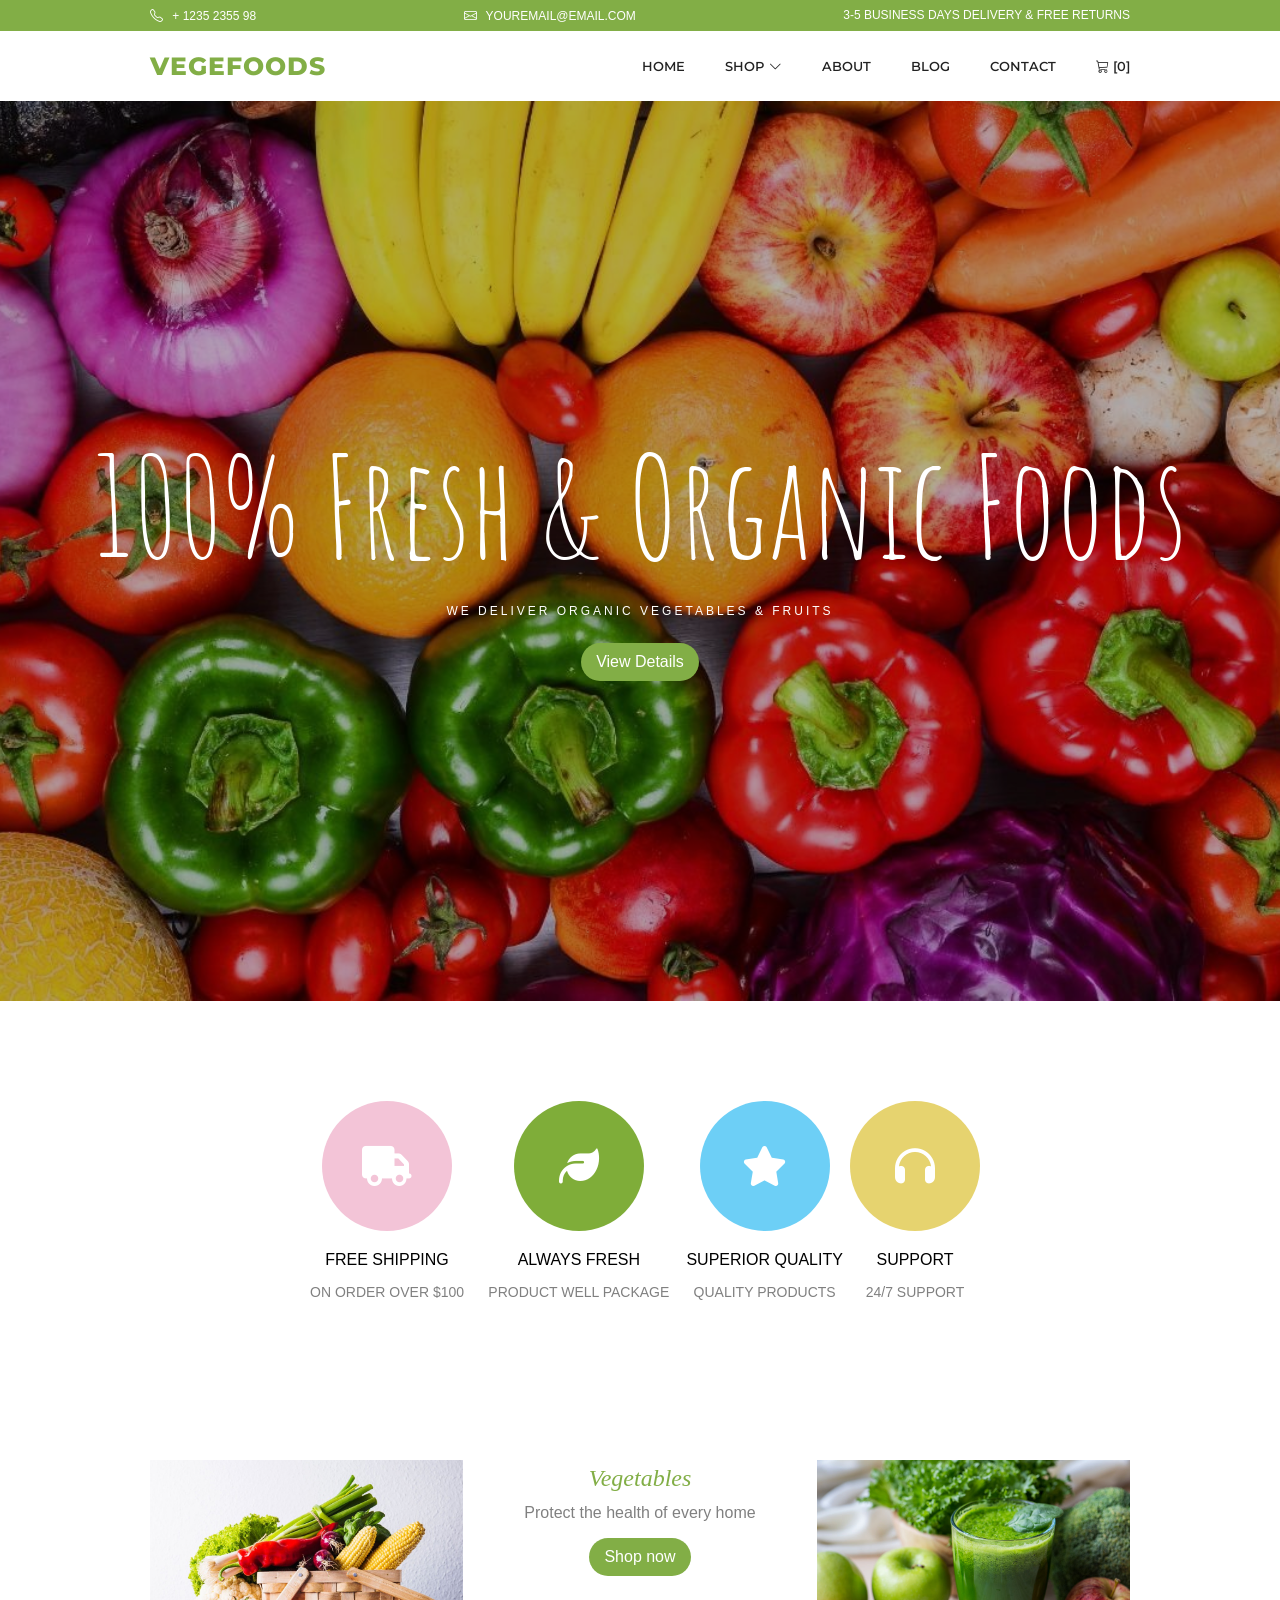
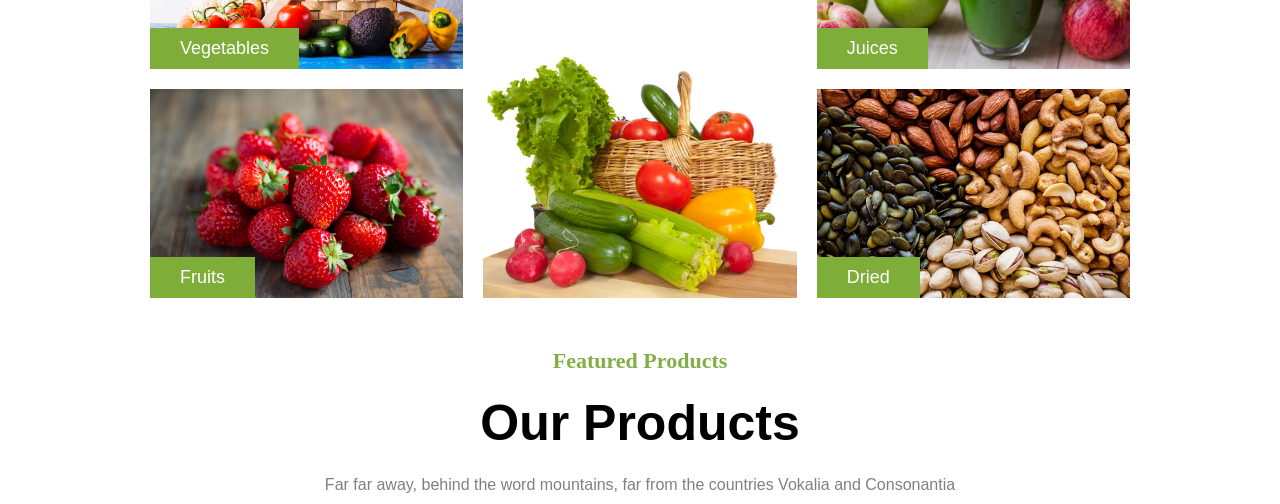
<file: Projects/Project 1/index.html>
<!DOCTYPE html>
<html>

<head>
    <meta charset="UTF-8">
    <title>Vegefoods</title>
    <link href="https://fonts.googleapis.com/css2?family=Montserrat:wght@400;600;700;800&display=swap" rel="stylesheet">
    <link href="https://fonts.googleapis.com/css2?family=Amatic+SC:wght@400;700&display=swap" rel="stylesheet">
    <link rel="stylesheet" href="https://cdnjs.cloudflare.com/ajax/libs/font-awesome/6.5.0/css/all.min.css">
    <link rel="stylesheet" href="https://cdn.jsdelivr.net/npm/bootstrap-icons@1.11.3/font/bootstrap-icons.css">
    <link rel="stylesheet" href="style.css">
</head>

<body>

    <!-- Top Bar -->
    <div class="bar1">
        <span><i class="bi bi-telephone"></i> + 1235 2355 98</span>
        <span><i class="bi bi-envelope"></i> YOUREMAIL@EMAIL.COM</span>
        <span>3-5 BUSINESS DAYS DELIVERY & FREE RETURNS</span>
    </div>

    <!-- Navbar -->
    <div class="bar2">
        <a class="logo" href="#">VEGEFOODS</a>

        <div class="nav-links">

            <a href="#">HOME</a>

            <div class="dropdown">
                <a href="#">SHOP <i class="bi bi-chevron-down"></i></a>

                <div class="dropdown-menu">
                    <a href="#">Shop</a>
                    <a href="#">Wishlist</a>
                    <a href="#">Single Product</a>
                    <a href="#">Cart</a>
                    <a href="#">Checkout</a>
                </div>
            </div>

            <a href="#">ABOUT</a>
            <a href="#">BLOG</a>
            <a href="#">CONTACT</a>
            <a href="#"><i class="bi bi-cart3"></i> [0]</a>

        </div>
    </div>

    <!-- Hero Section -->
    <div class="hero">
        <div class="overlay"></div>

        <div class="hero-content">
            <h1>100% Fresh & Organic Foods</h1>
            <p>We deliver organic vegetables & fruits</p>
            <a href="#" class="btn">View Details</a>
        </div>
    </div>



    <section class="features">

        <div class="feature">
            <div class="icon pink">
                <i class="fa-solid fa-truck"></i>
            </div>
            <h4>FREE SHIPPING</h4>
            <p>ON ORDER OVER $100</p>
        </div>

        <div class="feature">
            <div class="icon green">
                <i class="fa-solid fa-leaf"></i>
            </div>
            <h4>ALWAYS FRESH</h4>
            <p>PRODUCT WELL PACKAGE</p>
        </div>

        <div class="feature">
            <div class="icon blue">
                <i class="fa-solid fa-star"></i>
            </div>
            <h4>SUPERIOR QUALITY</h4>
            <p>QUALITY PRODUCTS</p>
        </div>

        <div class="feature">
            <div class="icon yellow">
                <i class="fa-solid fa-headphones"></i>
            </div>
            <h4>SUPPORT</h4>
            <p>24/7 SUPPORT</p>
        </div>

    </section>



    <section class="categories">
        <!-- left column -->
        <div class="column">
            <div class="item">
                <img src="category-1.jpg"> <span class="label">Vegetables</span>
            </div>
            <div class="item">
                <img src="category-2.jpg"> <span class="label">Fruits</span>
            </div>
        </div>
        <!-- center image -->
        <div class="item center">
            <div class="textt">
                <h2>Vegetables</h2>
                <p>Protect the health of every home</p>
                <a href="#" class="btn">Shop now</a>
            </div>
            <!-- <img src="categorykoidfjvi.jpg"> -->
        </div>
        <!-- right column -->
        <div class="column">
            <div class="item">
                <img src="category-3.jpg"> <span class="label">Juices</span>
            </div>
            <div class="item">
                <img src="category-4.jpg"> <span class="label">Dried</span>
            </div>
        </div>
    </section>




    <div class="fsio">
        <div class="fsio1">
            <h4>Featured Products</h4>
        </div>

        <div class="fsio2">
            <h1>Our Products</h1>
        </div>

        <div class="fsio3">
            <p>Far far away, behind the word mountains, far from the countries Vokalia and Consonantia</p>
        </div>
    </div>




    <!-- <div class="products">
        <div product>
            <img src="product-1.jpg"> <span class="label">BELL PEPPER</span>
        </div>

        <div product>

        </div>

        <div product>

        </div>

        <div product>

        </div>
    </div> -->



</body>

</html>
</file>
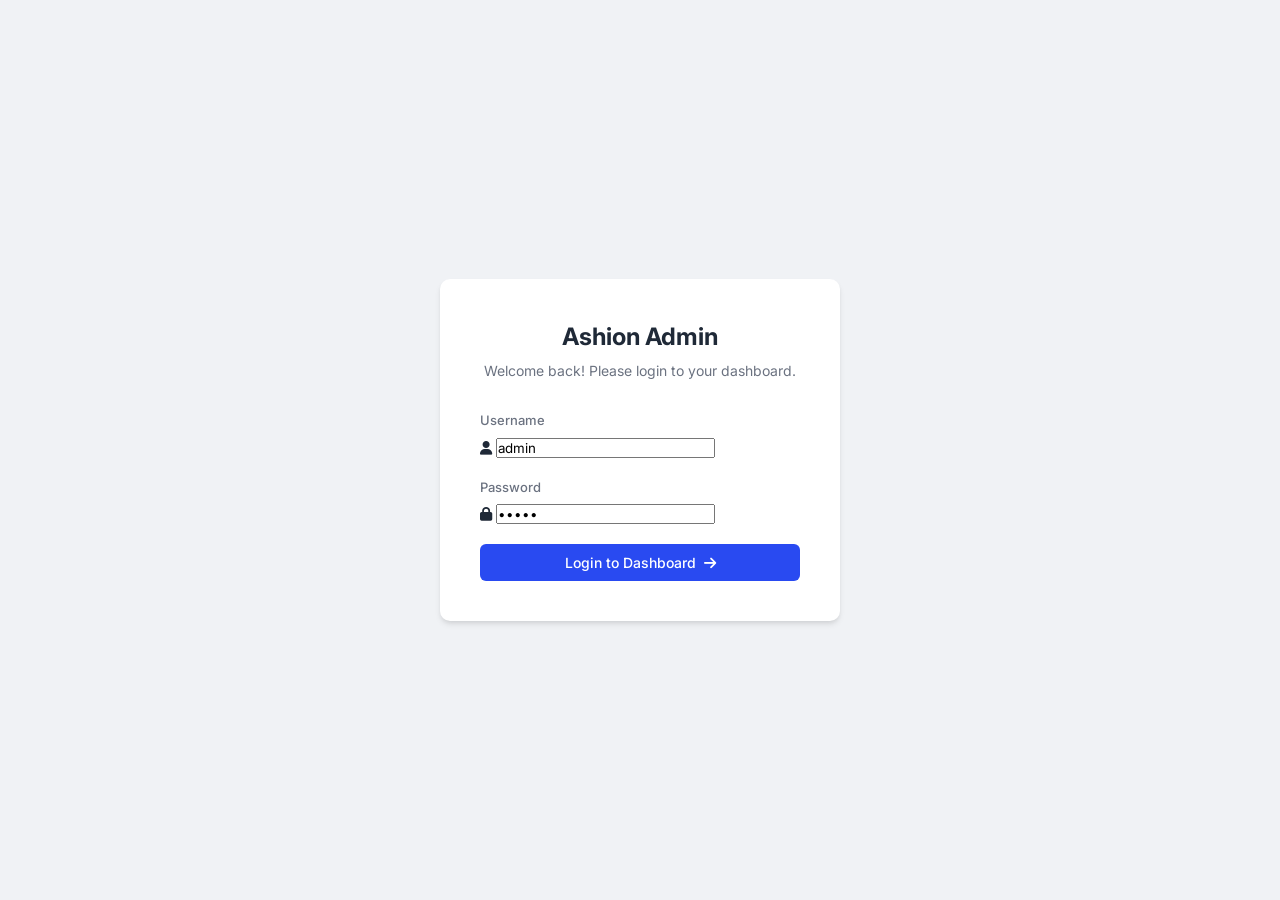
<file: Projects/Project 2/index1.html>
<!DOCTYPE html>
<html lang="en">

<head>
    <meta charset="UTF-8">
    <meta name="viewport" content="width=device-width, initial-scale=1.0">
    <title>Admin Login - Clothing Store</title>
    <!-- Google Fonts -->
    <link href="https://fonts.googleapis.com/css2?family=Montserrat:wght@300;400;500;600;700&display=swap"
        rel="stylesheet">
    <!-- Font Awesome -->
    <link rel="stylesheet" href="https://cdnjs.cloudflare.com/ajax/libs/font-awesome/6.4.0/css/all.min.css">
    <!-- Custom CSS -->
    <link rel="stylesheet" href="css/admin-style.css">
</head>

<body class="login-body">
    <div class="login-container">
        <div class="login-card">
            <div class="login-header">
                <h2>Ashion Admin</h2>
                <p>Welcome back! Please login to your dashboard.</p>
            </div>
            <form id="loginForm">
                <div class="form-group">
                    <label for="username">Username</label>
                    <div class="input-icon">
                        <i class="fa-solid fa-user"></i>
                        <input type="text" id="username" placeholder="admin" required value="admin">
                    </div>
                </div>
                <div class="form-group">
                    <label for="password">Password</label>
                    <div class="input-icon">
                        <i class="fa-solid fa-lock"></i>
                        <input type="password" id="password" placeholder="admin" required value="admin">
                    </div>
                </div>
                <div id="loginError" class="error-msg" style="display: none;">Invalid username or password.</div>
                <button type="submit" class="btn btn-primary btn-block">Login to Dashboard <i
                        class="fa-solid fa-arrow-right"></i></button>
            </form>
        </div>
    </div>

    <!-- Custom JS -->
    <script src="js/admin-main.js"></script>
</body>

</html>
</file>
<file: Projects/Project 1/style.css>
* {
    margin: 0;
    padding: 0;
    box-sizing: border-box;
}

a {
    text-decoration: none;
}

body {
    font-family: Arial, sans-serif;
}

/* Top Bar */

.bar1 {
    background-color: #82ae46;
    color: white;
    padding: 8px 150px;
    display: flex;
    justify-content: space-between;
    font-size: 12px;
}

/* Navbar */

.bar2 {
    background-color: white;
    padding: 20px 150px;
    display: flex;
    justify-content: space-between;
    align-items: center;

    position: sticky;
    top: 0;
    z-index: 1000;
}

.logo {
    font-family: 'Montserrat', sans-serif;
    font-size: 25px;
    font-weight: 800;
    letter-spacing: 1px;
    color: #82ae46;
    text-decoration: none;
    transition: 0.3s;
}

.logo:hover {
    color: black;
}

.nav-links {
    display: flex;
    align-items: center;
    gap: 40px;
}

.nav-links a {
    font-size: 13px;
    font-family: 'Montserrat', sans-serif;
    font-weight: 550;
    color: #222;
    transition: 0.3s;
}

.nav-links a:hover {
    color: #82ae46;
}

/* Hero Section */

.hero {
    position: relative;
    height: 100vh;
    background: url("fsio2.jpeg") center/cover no-repeat;
    display: flex;
    justify-content: center;
    align-items: center;
    text-align: center;
    color: white;
}

/* Overlay */
.overlay {
    position: absolute;
    width: 100%;
    height: 100%;
    background: rgba(0, 0, 0, 0.3);
    top: 0;
    left: 0;
}

/* Content */
.hero-content {
    position: relative;
    z-index: 2;
}

/* Main Title */
.hero-content h1 {
    font-family: 'Amatic SC', cursive;
    font-size: 140px;
    font-weight: 400;
    line-height: 1.2;
}

/* Sub Title */
.hero-content p {
    margin-top: 15px;
    font-size: 12px;
    letter-spacing: 3px;
    text-transform: uppercase;
}

/* Button */
.btn {
    display: inline-block;
    margin-top: 25px;
    padding: 10px 15px;
    background: #82ae46;
    color: white;
    text-decoration: none;
    border-radius: 150px;
    font-size: 16px;
    font-weight: 500;
    transition: 0.3s;
}

.btn:hover {
    color: #82ae46;
    background-color: transparent;
    border: 1px solid #82ae46;
}

.bar1 i {
    margin-right: 6px;
    font-size: 13px;
}

.dropdown {
    position: relative;
    display: flex;
    align-items: center;
}

.dropdown>a {
    display: flex;
    align-items: center;
    gap: 5px;
}

.dropdown-menu {
    position: absolute;
    top: 100%;
    left: 0;
    background: white;
    width: 190px;
    box-shadow: 0 8px 20px rgba(0, 0, 0, 0.08);
    display: none;
    flex-direction: column;
    padding: 10px 0;
    z-index: 999;
}

.dropdown-menu a {
    padding: 10px 20px;
    font-size: 13px;
    color: #222;
}

.dropdown-menu a:hover {
    background: #f5f5f5;
}

.dropdown:hover .dropdown-menu {
    display: flex;
}






.features {
    display: flex;
    justify-content: space-between;
    padding: 100px 300px;

}

.feature {
    text-align: center;
}

.icon {
    width: 130px;
    height: 130px;
    border-radius: 50%;
    display: flex;
    align-items: center;
    justify-content: center;
    font-size: 40px;
    color: white;
    margin: 0 auto 20px;
}

.pink {
    background: #f3c4d7;
}

.green {
    background: #7fad39;
}

.blue {
    background: #6dcff6;
}

.yellow {
    background: #e6d36f;
}

.feature h4 {
    font-size: 16px;
    margin-bottom: 5px;
    font-weight: 520;
}

.feature p {
    font-size: 14px;
    color: gray;
    padding: 10px;
}





.categories {
    display: flex;
    gap: 20px;
    padding: 50px 150px;
}

.column {
    display: flex;
    flex-direction: column;
    gap: 20px;
    flex: 1;
}

.center {
    flex: 1;
    background-image: url("category.jpg");
    background-size: cover;
    background-position: center;
    background-repeat: no-repeat;

}

.item {
    position: relative;
}

.item img {
    width: 100%;
    height: 100%;
    object-fit: cover;
    display: block;
}

.label {
    position: absolute;
    bottom: 0px;
    left: 0px;
    background: #7fad39;
    color: white;
    padding: 10px 30px;
    font-size: 18px;
}

.textt {
    text-align: center;
}

.textt h2 {
    margin: 0 0 8px;
    color: #82ae46;
    font-family: "Lora", Georgia, serif;
    font-style: italic;
    font-size: 24px;
    font-weight: 400;
    line-height: 1.5;
}

.textt p {
    color: #808080;
    margin: 0 0 16px;
}

.textt .btn {
    margin: 0 0 16px;
}

.textt .btn:hover {
    color: #82ae46;
    background-color: white;
    border: 1px solid #82ae46;
}



.fsio {
    text-align: center;
    padding: 0 15px;
    color: #808080;
}

.fsio h4 {
    color: #82ae46;
    font-size: 22px;
    margin: 0 0 20px;
    font-family: 'Times New Roman', Times, serif;
}

.fsio h1 {
    color: #000000;
    margin: 0 0 24px;
    font-size: 50px;
}

.fsio p {
    color: #808080;
    margin: 0 0 10px;
}
</file>
<file: Projects/Project 2/css/admin-style.css>
/* ==== Google Fonts & CSS Variables ==== */
@import url('https://fonts.googleapis.com/css2?family=Inter:wght@400;500;600;700&display=swap');

:root {
    --primary: #294af1;
    /* Match the blue color in the user's image */
    --primary-dark: #1b36c4;
    --sidebar-bg: #111827;
    /* Dark grayish-blue from image */
    --sidebar-hover: #1f2937;
    --sidebar-text: #9ca3af;
    --sidebar-text-active: #ffffff;

    --bg-main: #f3f4f6;
    /* Very light gray background */
    --bg-white: #ffffff;

    --text-main: #1f2937;
    --text-muted: #6b7280;

    --border-color: #e5e7eb;
    --shadow-sm: 0 1px 2px 0 rgba(0, 0, 0, 0.05);
    --shadow-md: 0 4px 6px -1px rgba(0, 0, 0, 0.1), 0 2px 4px -1px rgba(0, 0, 0, 0.06);

    --success: #10b981;
    --warning: #f59e0b;
    --danger: #ef4444;

    --transition: all 0.2s ease-in-out;
}

* {
    margin: 0;
    padding: 0;
    box-sizing: border-box;
    font-family: 'Inter', sans-serif;
}

body {
    background-color: var(--bg-main);
    color: var(--text-main);
    line-height: 1.5;
    font-size: 14px;
}

/* ==== Common Utility Classes ==== */
.flex-between {
    display: flex;
    justify-content: space-between;
    align-items: center;
}

.bg-primary {
    background-color: rgba(41, 74, 241, 0.1);
    color: var(--primary);
}

.bg-success {
    background-color: rgba(16, 185, 129, 0.1);
    color: var(--success);
}

.bg-warning {
    background-color: rgba(245, 158, 11, 0.1);
    color: var(--warning);
}

.bg-danger {
    background-color: rgba(239, 68, 68, 0.1);
    color: var(--danger);
}

/* ==== Buttons ==== */
.btn {
    display: inline-flex;
    justify-content: center;
    align-items: center;
    gap: 8px;
    padding: 8px 16px;
    border: none;
    border-radius: 6px;
    cursor: pointer;
    font-weight: 500;
    font-size: 14px;
    transition: var(--transition);
}

.btn-primary {
    background-color: var(--primary);
    color: white;
}

.btn-primary:hover {
    background-color: var(--primary-dark);
}

.btn-block {
    display: flex;
    width: 100%;
    padding: 10px;
    margin-top: 15px;
}

.btn-icon {
    width: 32px;
    height: 32px;
    border: none;
    border-radius: 6px;
    cursor: pointer;
    display: inline-flex;
    justify-content: center;
    align-items: center;
    transition: var(--transition);
    color: white;
    margin: 0 2px;
}

.btn-edit {
    background-color: var(--warning);
    color: #fff;
}

.btn-delete {
    background-color: var(--danger);
}

/* ==== Badges ==== */
.badge {
    padding: 4px 8px;
    border-radius: 4px;
    font-size: 12px;
    font-weight: 500;
    background: #eee;
    color: #333;
}

.badge-success {
    background-color: rgba(16, 185, 129, 0.1);
    color: #065f46;
}

.badge-warning {
    background-color: rgba(245, 158, 11, 0.1);
    color: #92400e;
}

.badge-primary {
    background-color: rgba(41, 74, 241, 0.1);
    color: var(--primary-dark);
}

/* ==== Form Styles ==== */
.form-group {
    margin-bottom: 20px;
}

.form-group label {
    display: block;
    margin-bottom: 6px;
    font-weight: 500;
    font-size: 13px;
    color: var(--text-muted);
}

.form-control {
    width: 100%;
    padding: 10px 14px;
    border: 1px solid var(--border-color);
    border-radius: 6px;
    font-size: 14px;
    outline: none;
    transition: var(--transition);
    background: #f9fafb;
    color: var(--text-main);
}

.form-control:focus {
    border-color: var(--primary);
    background: #fff;
    box-shadow: 0 0 0 3px rgba(41, 74, 241, 0.15);
}

/* Checkbox Style */
.checkbox-wrap {
    display: flex;
    align-items: center;
    gap: 8px;
    margin-bottom: 20px;
    cursor: pointer;
}

.checkbox-wrap input {
    width: 16px;
    height: 16px;
    accent-color: var(--primary);
    cursor: pointer;
}

.checkbox-wrap label {
    margin-bottom: 0;
    font-weight: 500;
    font-size: 14px;
    cursor: pointer;
    color: var(--text-main);
}


/* ==== Login Page ==== */
.login-body {
    background: #f0f2f5;
    height: 100vh;
    display: flex;
    align-items: center;
    justify-content: center;
}

.login-container {
    width: 100%;
    display: flex;
    justify-content: center;
    padding: 20px;
}

.login-card {
    background: #fff;
    padding: 40px;
    border-radius: 10px;
    width: 100%;
    max-width: 400px;
    box-shadow: var(--shadow-md);
}

.login-header {
    text-align: center;
    margin-bottom: 30px;
}

.login-header h2 {
    font-size: 24px;
    color: var(--text-main);
    margin-bottom: 5px;
    font-weight: 700;
    display: flex;
    align-items: center;
    justify-content: center;
    gap: 10px;
}

.login-header h2 i {
    color: var(--primary);
}

.login-header p {
    color: var(--text-muted);
    font-size: 14px;
}

.error-msg {
    color: var(--danger);
    font-size: 13px;
    margin-bottom: 15px;
    text-align: center;
    padding: 10px;
    background: rgba(239, 68, 68, 0.1);
    border-radius: 6px;
}

/* ==== Dashboard Layout ==== */
.dashboard-body {
    display: flex;
    height: 100vh;
    overflow: hidden;
}

/* Sidebar */
.sidebar {
    width: 250px;
    background-color: var(--sidebar-bg);
    color: var(--sidebar-text);
    display: flex;
    flex-direction: column;
    transition: var(--transition);
    z-index: 100;
}

.sidebar-header {
    padding: 20px 24px;
    display: flex;
    align-items: center;
    gap: 12px;
    height: 70px;
}

.sidebar-header i {
    color: var(--primary);
    font-size: 24px;
}

.sidebar-header h2 {
    font-size: 18px;
    font-weight: 700;
    color: #fff;
    letter-spacing: -0.5px;
}

.sidebar-nav {
    flex: 1;
    list-style: none;
    padding: 10px 0;
    overflow-y: auto;
}

.nav-item {
    padding: 12px 24px;
    display: flex;
    align-items: center;
    cursor: pointer;
    transition: 0.1s ease;
    border-left: 3px solid transparent;
}

.nav-item:hover {
    color: var(--sidebar-text-active);
}

.nav-item.active {
    background-color: var(--sidebar-hover);
    color: var(--sidebar-text-active);
    border-left-color: var(--primary);
}

.nav-item i {
    width: 24px;
    font-size: 16px;
    margin-right: 12px;
}

.nav-item span {
    font-size: 14px;
    font-weight: 500;
}

.sidebar-footer {
    padding: 20px 24px;
}

.logout-btn {
    display: flex;
    align-items: center;
    color: var(--sidebar-text);
    text-decoration: none;
    transition: var(--transition);
    font-weight: 500;
}

.logout-btn:hover {
    color: var(--sidebar-text-active);
}

.logout-btn i {
    width: 24px;
    font-size: 16px;
    margin-right: 12px;
}

/* Main Content Area */
.main-content {
    flex: 1;
    display: flex;
    flex-direction: column;
    overflow: hidden;
    background-color: var(--bg-main);
}

/* Top Navbar */
.top-nav {
    height: 60px;
    background-color: var(--bg-white);
    display: flex;
    align-items: center;
    justify-content: space-between;
    padding: 0 30px;
    box-shadow: 0 1px 2px rgba(0, 0, 0, 0.05);
    /* very light shadow */
    z-index: 10;
}

.toggle-sidebar {
    background: none;
    border: none;
    font-size: 20px;
    color: #555;
    cursor: pointer;
    display: none;
}

.search-bar {
    position: relative;
    width: 350px;
    display: flex;
    align-items: center;
}

.search-bar i {
    position: absolute;
    left: 15px;
    color: #9ca3af;
    font-size: 14px;
}

.search-bar input {
    width: 100%;
    padding: 8px 15px 8px 38px;
    border: none;
    background-color: transparent;
    font-size: 14px;
    outline: none;
}

.search-bar input::placeholder {
    color: #9ca3af;
}

.header-right {
    display: flex;
    align-items: center;
    gap: 24px;
}

.notification-bell {
    color: var(--text-muted);
    font-size: 18px;
    cursor: pointer;
    position: relative;
}

.notification-bell .badge-dot {
    position: absolute;
    top: 0;
    right: -2px;
    width: 8px;
    height: 8px;
    background: var(--danger);
    border-radius: 50%;
    border: 2px solid #fff;
}

.user-profile {
    display: flex;
    align-items: center;
    gap: 12px;
    cursor: pointer;
}

.avatar {
    display: flex;
    align-items: center;
    gap: 12px;
}

.avatar-circle {
    width: 32px;
    height: 32px;
    border-radius: 50%;
    background: #4b6bf5;
    color: white;
    display: flex;
    align-items: center;
    justify-content: center;
    font-weight: 600;
    font-size: 14px;
}

.user-info {
    display: flex;
    flex-direction: column;
    line-height: 1.2;
}

.user-info .name {
    font-size: 14px;
    font-weight: 600;
    color: var(--text-main);
}

.user-info .role {
    font-size: 12px;
    color: var(--text-muted);
}

/* Content sections */
.content-wrapper {
    flex: 1;
    overflow-y: auto;
    padding: 40px;
}

.content-section {
    display: none;
    animation: fadeIn 0.3s ease;
}

.content-section.active {
    display: block;
}

@keyframes fadeIn {
    from {
        opacity: 0;
    }

    to {
        opacity: 1;
    }
}

.section-header {
    margin-bottom: 24px;
}

.section-header h1 {
    font-size: 24px;
    color: var(--text-main);
    margin-bottom: 4px;
    font-weight: 700;
    letter-spacing: -0.5px;
}

.section-header p {
    color: var(--text-muted);
    font-size: 14px;
}

/* Site Settings Specific Grid */
.settings-grid {
    display: grid;
    grid-template-columns: 1fr 1fr;
    gap: 30px;
    align-items: start;
}

/* Cards */
.card {
    background: var(--bg-white);
    border-radius: 8px;
    box-shadow: var(--shadow-sm);
    margin-bottom: 30px;
    overflow: hidden;
    border: 1px solid var(--border-color);
}

.card-header {
    padding: 20px 24px;
    border-bottom: 1px solid var(--border-color);
    display: flex;
    justify-content: space-between;
    align-items: center;
    background: #fff;
}

.card-header h2 {
    font-size: 16px;
    color: var(--text-main);
    font-weight: 600;
}

.card-body {
    padding: 24px;
}

/* Stats Grid */
.stats-grid {
    display: grid;
    grid-template-columns: repeat(auto-fit, minmax(220px, 1fr));
    gap: 20px;
    margin-bottom: 30px;
}

.stat-card {
    background: var(--bg-white);
    border-radius: 8px;
    box-shadow: var(--shadow-sm);
    padding: 20px;
    display: flex;
    align-items: center;
    gap: 20px;
    border: 1px solid var(--border-color);
}

.stat-icon {
    width: 48px;
    height: 48px;
    border-radius: 8px;
    display: flex;
    align-items: center;
    justify-content: center;
    font-size: 20px;
}

.stat-details h3 {
    font-size: 13px;
    color: var(--text-muted);
    font-weight: 500;
    margin-bottom: 2px;
}

.stat-details .stat-num {
    font-size: 24px;
    font-weight: 700;
    color: var(--text-main);
    line-height: 1;
}

/* Tables */
.table-responsive {
    overflow-x: auto;
}

.data-table {
    width: 100%;
    border-collapse: collapse;
    min-width: 600px;
}

.data-table th,
.data-table td {
    padding: 12px 24px;
    text-align: left;
    border-bottom: 1px solid var(--border-color);
}

.data-table th {
    background-color: #f9fafb;
    font-weight: 600;
    color: var(--text-muted);
    font-size: 12px;
    text-transform: uppercase;
    letter-spacing: 0.5px;
    border-top: 1px solid var(--border-color);
    border-bottom: 1px solid var(--border-color);
}

.data-table td {
    font-size: 14px;
    color: var(--text-main);
    vertical-align: middle;
}

.data-table tbody tr:hover {
    background-color: #f9fafb;
}

/* Modals */
.modal-overlay {
    display: none;
    position: fixed;
    top: 0;
    left: 0;
    width: 100%;
    height: 100%;
    background: rgba(17, 24, 39, 0.7);
    z-index: 1000;
    justify-content: center;
    align-items: center;
    backdrop-filter: blur(2px);
}

.modal-card {
    width: 100%;
    max-width: 500px;
    margin: 20px;
    max-height: 90vh;
    overflow-y: auto;
    background: #fff;
    animation: slideDown 0.2s ease;
    border-radius: 10px;
    border: none;
    box-shadow: 0 20px 25px -5px rgba(0, 0, 0, 0.1), 0 10px 10px -5px rgba(0, 0, 0, 0.04);
}

.modal-card .card-header h2 {
    font-size: 18px;
}

@keyframes slideDown {
    from {
        opacity: 0;
        transform: translateY(-20px);
    }

    to {
        opacity: 1;
        transform: translateY(0);
    }
}

.img-cell {
    display: flex;
    align-items: center;
    gap: 12px;
    font-weight: 500;
}

.img-cell img {
    width: 36px;
    height: 36px;
    object-fit: cover;
    border-radius: 50%;
    border: 1px solid #e5e7eb;
}

/* Responsive */
@media (max-width: 1024px) {
    .settings-grid {
        grid-template-columns: 1fr;
    }
}

@media (max-width: 768px) {
    .sidebar {
        transform: translateX(-100%);
        position: fixed;
        height: 100vh;
    }

    .sidebar.show {
        transform: translateX(0);
        box-shadow: 4px 0 10px rgba(0, 0, 0, 0.1);
    }

    .toggle-sidebar {
        display: block;
    }

    .search-bar {
        display: none;
    }

    .top-nav {
        padding: 0 20px;
    }

    .content-wrapper {
        padding: 20px;
    }
}
</file>
